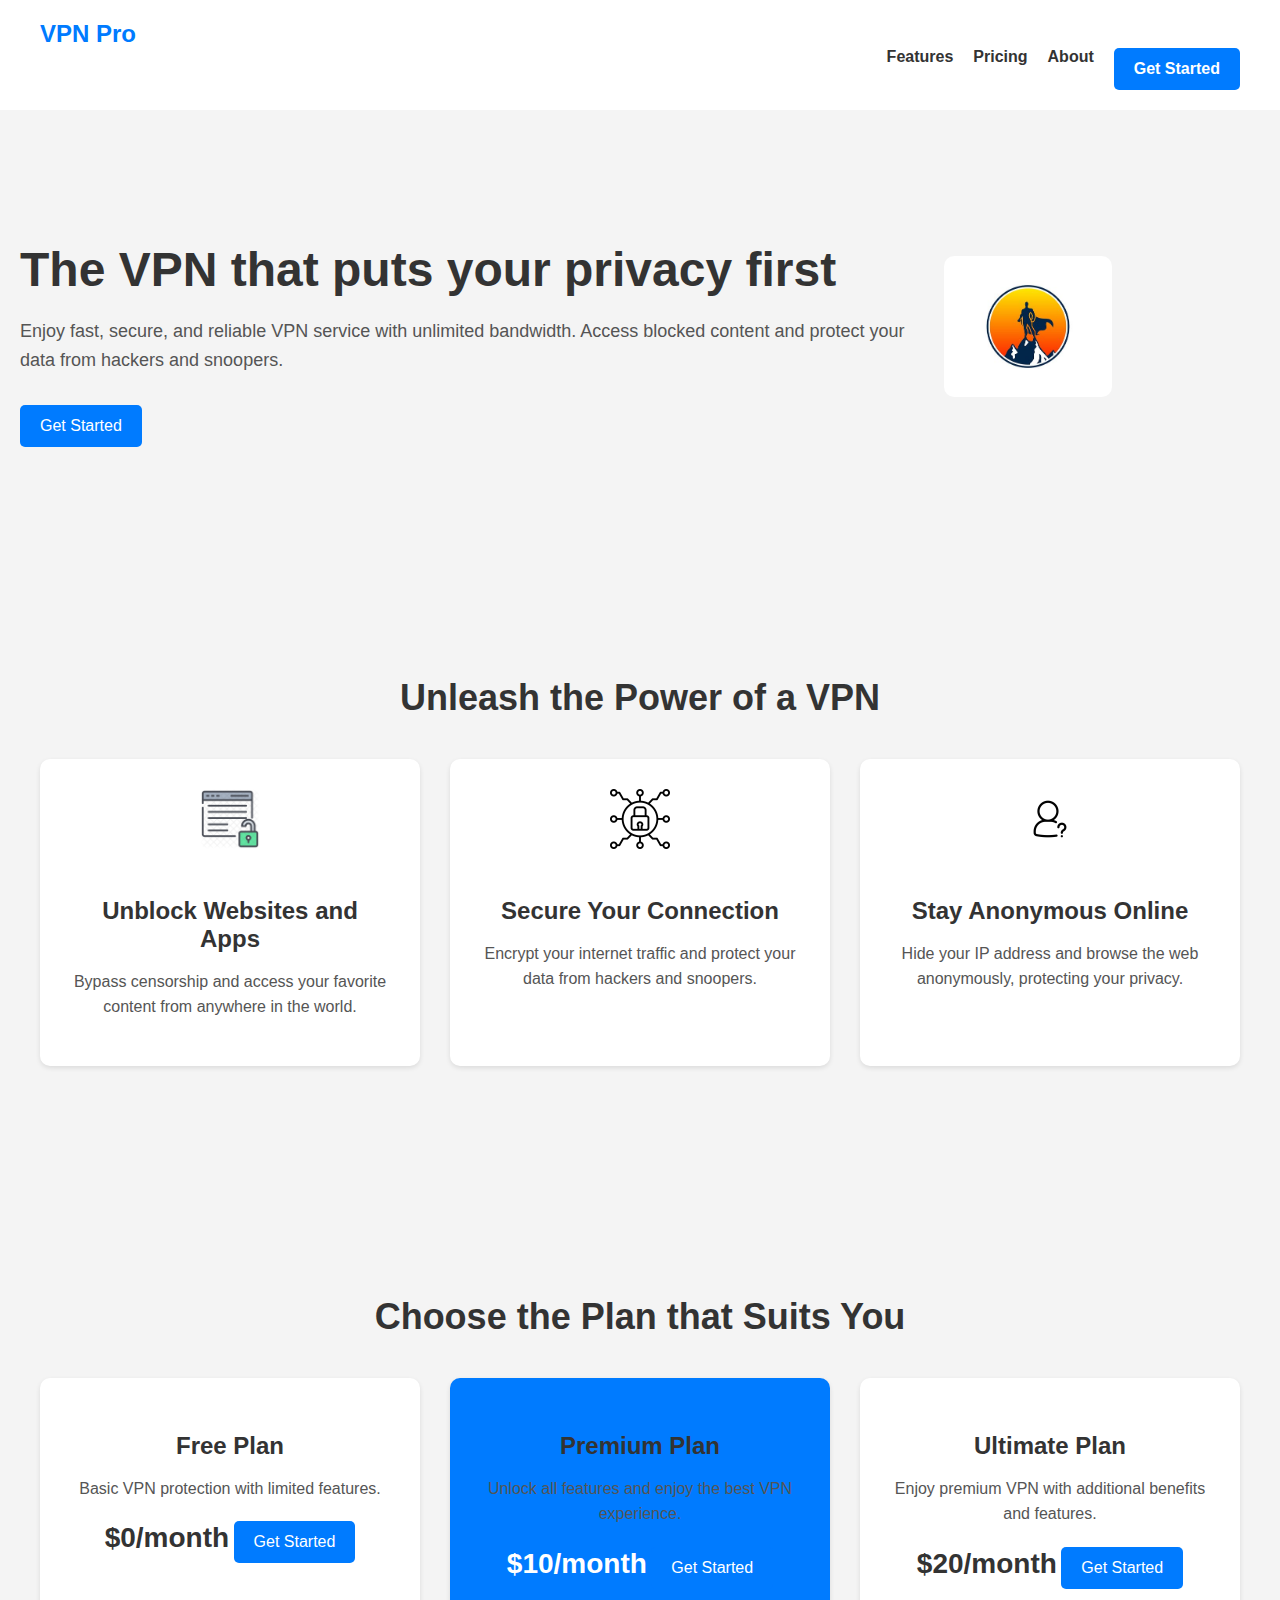
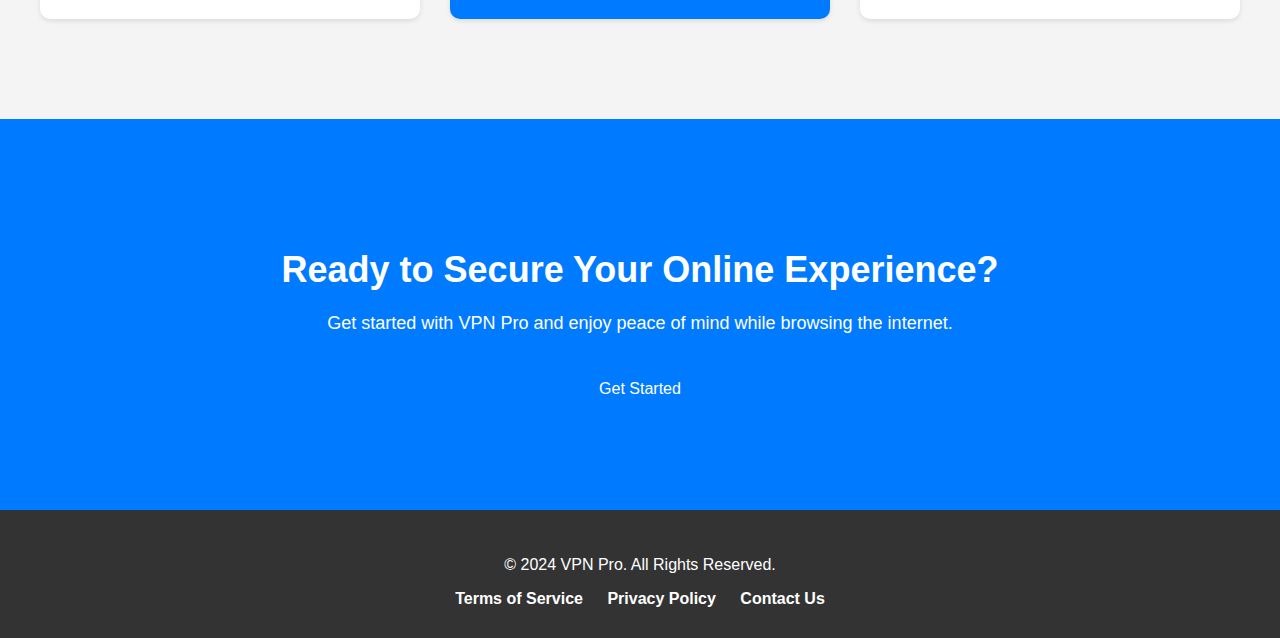
<file: Web Designing/index.html>
<!DOCTYPE html>
<html lang="en">
  <head>
    <meta charset="UTF-8" />
    <meta name="viewport" content="width=device-width, initial-scale=1.0" />
    <title>Fast & Secure VPN - Stay Protected Online</title>
    <link rel="stylesheet" href="styles.css" />
  </head>
  <body>
    <header>
      <div class="container">
        <a href="#" class="logo">VPN Pro</a>
        <nav>
          <ul>
            <li><a href="#">Features</a></li>
            <li><a href="#">Pricing</a></li>
            <li><a href="#">About</a></li>
            <li><a href="#" class="button">Get Started</a></li>
          </ul>
        </nav>
      </div>
    </header>

    <section class="hero">
      <div class="container">
        <h1>The VPN that puts your privacy first</h1>
        <p>
          Enjoy fast, secure, and reliable VPN service with unlimited bandwidth.
          Access blocked content and protect your data from hackers and
          snoopers.
        </p>
        <a href="#" class="button">Get Started</a>
      </div>
      <div class="hero-image">
        <img src="hero-image.png" alt="Hero Image" />
      </div>
    </section>

    <section class="features">
      <div class="container">
        <h2>Unleash the Power of a VPN</h2>
        <div class="feature-grid">
          <div class="feature">
            <img src="icon-1.png" alt="Icon 1" />
            <h3>Unblock Websites and Apps</h3>
            <p>
              Bypass censorship and access your favorite content from anywhere
              in the world.
            </p>
          </div>
          <div class="feature">
            <img src="icon-2.png" alt="Icon 2" />
            <h3>Secure Your Connection</h3>
            <p>
              Encrypt your internet traffic and protect your data from hackers
              and snoopers.
            </p>
          </div>
          <div class="feature">
            <img src="icon-3.png" alt="Icon 3" />
            <h3>Stay Anonymous Online</h3>
            <p>
              Hide your IP address and browse the web anonymously, protecting
              your privacy.
            </p>
          </div>
        </div>
      </div>
    </section>

    <section class="pricing">
      <div class="container">
        <h2>Choose the Plan that Suits You</h2>
        <div class="pricing-grid">
          <div class="plan">
            <h3>Free Plan</h3>
            <p>Basic VPN protection with limited features.</p>
            <span class="price">$0/month</span>
            <a href="#" class="button">Get Started</a>
          </div>
          <div class="plan featured">
            <h3>Premium Plan</h3>
            <p>Unlock all features and enjoy the best VPN experience.</p>
            <span class="price">$10/month</span>
            <a href="#" class="button">Get Started</a>
          </div>
          <div class="plan">
            <h3>Ultimate Plan</h3>
            <p>Enjoy premium VPN with additional benefits and features.</p>
            <span class="price">$20/month</span>
            <a href="#" class="button">Get Started</a>
          </div>
        </div>
      </div>
    </section>

    <section class="call-to-action">
      <div class="container">
        <div class="cta-text">
          <h2>Ready to Secure Your Online Experience?</h2>
          <p>
            Get started with VPN Pro and enjoy peace of mind while browsing the
            internet.
          </p>
        </div>
        <a href="#" class="button">Get Started</a>
      </div>
    </section>

    <footer>
      <div class="container">
        <p>&copy; 2024 VPN Pro. All Rights Reserved.</p>
        <nav>
          <ul>
            <li><a href="#">Terms of Service</a></li>
            <li><a href="#">Privacy Policy</a></li>
            <li><a href="#">Contact Us</a></li>
          </ul>
        </nav>
      </div>
    </footer>
  </body>
</html>
</file>
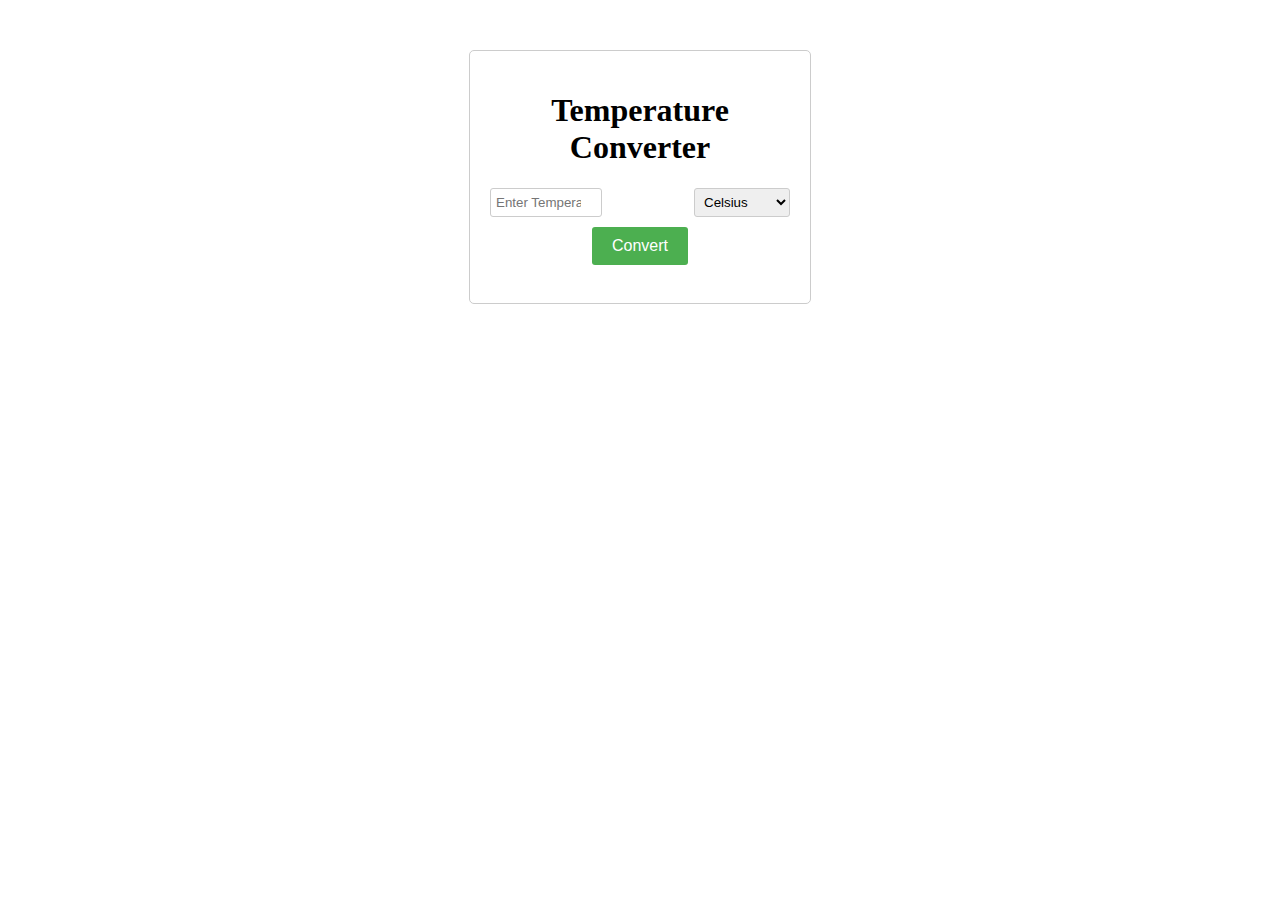
<file: Web Designing/Converter.html>
<!DOCTYPE html>
<html lang="en">
  <head>
    <meta charset="UTF-8" />
    <meta name="viewport" content="width=device-width, initial-scale=1.0" />
    <title>Temperature Converter</title>
    <link rel="stylesheet" href="styless.css" />
  </head>
  <body>
    <div class="container">
      <h1>Temperature Converter</h1>
      <div class="input-group">
        <input
          type="number"
          id="temperatureInput"
          placeholder="Enter Temperature"
        />
        <select id="tempUnit">
          <option value="celsius">Celsius</option>
          <option value="fahrenheit">Fahrenheit</option>
          <option value="kelvin">Kelvin</option>
        </select>
      </div>
      <button id="convertButton">Convert</button>
      <div class="result">
        <p id="convertedTemp"></p>
      </div>
    </div>
    <script src="script.js"></script>
  </body>
</html>
</file>
<file: Web Designing/styles.css>
body {
  font-family: sans-serif;
  margin: 0;
  padding: 0;
  background-color: #f4f4f4;
}

.container {
  max-width: 1200px;
  margin: 0 auto;
  padding: 0 20px;
}

header {
  background-color: #fff;
  padding: 20px 0;
}

.logo {
  font-weight: bold;
  font-size: 24px;
  color: #007bff;
  text-decoration: none;
}

nav ul {
  list-style: none;
  margin: 0;
  padding: 0;
  display: flex;
  justify-content: flex-end;
}

nav li {
  margin-left: 20px;
}

nav a {
  text-decoration: none;
  color: #333;
  font-weight: bold;
  transition: color 0.3s ease;
}

nav a:hover {
  color: #007bff;
}

.button {
  background-color: #007bff;
  color: #fff;
  padding: 12px 20px;
  border-radius: 5px;
  text-decoration: none;
  transition: background-color 0.3s ease;
  display: inline-block;
}

.button:hover {
  background-color: #0069d9;
}

.hero {
  display: flex;
  align-items: center;
  justify-content: space-between;
  padding: 100px 0;
}

.hero-image img {
  width: 50%;
  max-width: 500px;
  height: auto;
  border-radius: 10px;
}

.hero h1 {
  font-size: 48px;
  font-weight: bold;
  color: #333;
  margin-bottom: 20px;
}

.hero p {
  font-size: 18px;
  color: #555;
  line-height: 1.6;
  margin-bottom: 30px;
}

.features {
  padding: 100px 0;
}

.features h2 {
  text-align: center;
  font-size: 36px;
  font-weight: bold;
  color: #333;
  margin-bottom: 40px;
}

.feature-grid {
  display: grid;
  grid-template-columns: repeat(auto-fit, minmax(300px, 1fr));
  grid-gap: 30px;
}

.feature {
  text-align: center;
  padding: 30px;
  border-radius: 10px;
  background-color: #fff;
  box-shadow: 0 2px 5px rgba(0, 0, 0, 0.1);
}

.feature img {
  width: 60px;
  height: 60px;
  margin-bottom: 20px;
}

.feature h3 {
  font-size: 24px;
  font-weight: bold;
  color: #333;
  margin-bottom: 10px;
}

.feature p {
  font-size: 16px;
  color: #555;
  line-height: 1.6;
}

.pricing {
  padding: 100px 0;
}

.pricing h2 {
  text-align: center;
  font-size: 36px;
  font-weight: bold;
  color: #333;
  margin-bottom: 40px;
}

.pricing-grid {
  display: grid;
  grid-template-columns: repeat(auto-fit, minmax(300px, 1fr));
  grid-gap: 30px;
}

.plan {
  text-align: center;
  padding: 30px;
  border-radius: 10px;
  background-color: #fff;
  box-shadow: 0 2px 5px rgba(0, 0, 0, 0.1);
}

.plan.featured {
  background-color: #007bff;
  color: #fff;
}

.plan.featured .price {
  color: #fff;
}

.plan h3 {
  font-size: 24px;
  font-weight: bold;
  color: #333;
  margin-bottom: 10px;
}

.plan p {
  font-size: 16px;
  color: #555;
  line-height: 1.6;
  margin-bottom: 20px;
}

.price {
  font-size: 28px;
  font-weight: bold;
  color: #333;
  margin-bottom: 20px;
}

.call-to-action {
  background-color: #007bff;
  color: #fff;
  padding: 100px 0;
  text-align: center;
}

.cta-text {
  margin-bottom: 30px;
}

.cta-text h2 {
  font-size: 36px;
  font-weight: bold;
  margin-bottom: 10px;
}

.cta-text p {
  font-size: 18px;
  line-height: 1.6;
}

footer {
  background-color: #333;
  color: #fff;
  padding: 30px 0;
  text-align: center;
}

footer nav ul {
  list-style: none;
  margin: 0;
  padding: 0;
  display: inline-block;
}

footer nav li {
  display: inline-block;
  margin: 0 10px;
}

footer nav a {
  text-decoration: none;
  color: #fff;
  font-weight: bold;
  transition: color 0.3s ease;
}

footer nav a:hover {
  color: #007bff;
}
</file>
<file: Web Designing/styless.css>
.container {
  width: 300px;
  margin: 50px auto;
  padding: 20px;
  border: 1px solid #ccc;
  border-radius: 5px;
  text-align: center;
}

.input-group {
  display: flex;
  justify-content: space-between;
  margin-bottom: 10px;
}

input[type="number"] {
  width: 100px;
  padding: 5px;
  border: 1px solid #ccc;
  border-radius: 3px;
}

select {
  padding: 5px;
  border: 1px solid #ccc;
  border-radius: 3px;
}

button {
  background-color: #4caf50; /* Green */
  border: none;
  color: white;
  padding: 10px 20px;
  text-align: center;
  text-decoration: none;
  display: inline-block;
  font-size: 16px;
  border-radius: 3px;
  cursor: pointer;
}

.result {
  margin-top: 15px;
  font-size: 18px;
}
</file>
